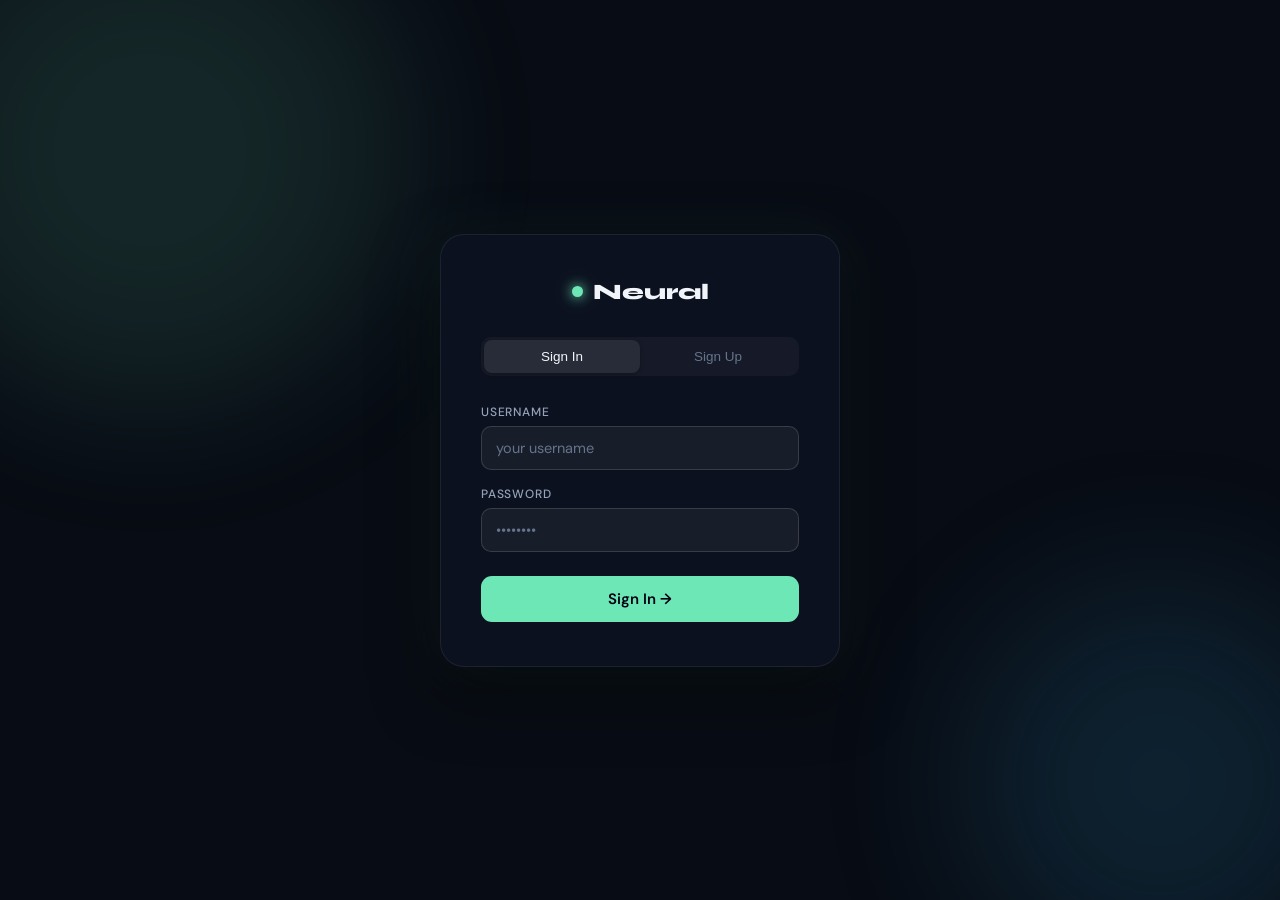
<file: templates/login.html>
<!DOCTYPE html>
<html lang="en">
<head>
<meta charset="UTF-8">
<meta name="viewport" content="width=device-width, initial-scale=1.0">
<title>Neural — Sign In</title>
<link rel="preconnect" href="https://fonts.googleapis.com">
<link href="https://fonts.googleapis.com/css2?family=Syne:wght@700;800&family=DM+Sans:wght@300;400;500&display=swap" rel="stylesheet">
<style>
*,*::before,*::after{box-sizing:border-box;margin:0;padding:0}
:root{
  --bg:#080c14;--bg2:#0d1220;--glass:rgba(255,255,255,.04);
  --glass-b:rgba(255,255,255,.08);--border:rgba(255,255,255,.07);
  --border-h:rgba(255,255,255,.14);--accent:#6ee7b7;--accent2:#38bdf8;
  --danger:#f87171;--text:#f1f5f9;--text-muted:#64748b;--text-dim:#94a3b8;
  --radius:14px;
}
body{font-family:'DM Sans',sans-serif;background:var(--bg);color:var(--text);
  min-height:100vh;display:flex;align-items:center;justify-content:center;
  overflow:hidden;position:relative}

/* background glow blobs */
body::before,body::after{content:'';position:fixed;border-radius:50%;pointer-events:none;filter:blur(80px);opacity:.12}
body::before{width:500px;height:500px;background:var(--accent);top:-100px;left:-100px}
body::after{width:400px;height:400px;background:var(--accent2);bottom:-80px;right:-80px}

.card{
  background:rgba(13,18,32,.95);border:1px solid var(--border);
  border-radius:24px;padding:44px 40px;width:100%;max-width:400px;
  position:relative;z-index:1;
  box-shadow:0 0 60px rgba(110,231,183,.06),0 24px 64px rgba(0,0,0,.5);
  animation:scale-in .35s cubic-bezier(.34,1.56,.64,1) both;
}

.brand{display:flex;align-items:center;gap:10px;justify-content:center;margin-bottom:32px}
.brand-dot{width:11px;height:11px;border-radius:50%;background:var(--accent);
  box-shadow:0 0 12px var(--accent),0 0 24px rgba(110,231,183,.4);
  animation:pulse 2.5s ease-in-out infinite}
.brand-name{font-family:'Syne',sans-serif;font-size:22px;font-weight:800}

.tabs{display:flex;background:rgba(255,255,255,.04);border-radius:10px;padding:3px;margin-bottom:28px}
.tab{flex:1;padding:9px;text-align:center;border-radius:8px;font-size:13.5px;
  font-weight:500;cursor:pointer;color:var(--text-muted);transition:all .2s;border:none;background:transparent}
.tab.active{background:var(--glass-b);color:var(--text);box-shadow:0 1px 4px rgba(0,0,0,.3)}

.field{margin-bottom:16px}
label{display:block;font-size:12px;font-weight:500;color:var(--text-dim);
  text-transform:uppercase;letter-spacing:.8px;margin-bottom:6px}
input{width:100%;padding:12px 14px;background:rgba(255,255,255,.05);
  border:1px solid var(--border-h);border-radius:10px;color:var(--text);
  font-size:14.5px;font-family:'DM Sans',sans-serif;outline:none;transition:all .2s}
input:focus{border-color:rgba(110,231,183,.4);box-shadow:0 0 0 3px rgba(110,231,183,.07)}
input::placeholder{color:var(--text-muted)}

.btn{width:100%;padding:13px;margin-top:8px;border-radius:11px;border:none;
  background:var(--accent);color:#001;font-size:15px;font-weight:600;
  font-family:'DM Sans',sans-serif;cursor:pointer;transition:all .2s}
.btn:hover{background:#a7f3d0;transform:translateY(-1px)}
.btn:active{transform:translateY(0)}
.btn:disabled{opacity:.5;cursor:not-allowed;transform:none}

.error{background:rgba(248,113,113,.1);border:1px solid rgba(248,113,113,.25);
  border-radius:9px;padding:10px 14px;font-size:13px;color:var(--danger);
  margin-bottom:14px;display:none}

.divider{text-align:center;font-size:12px;color:var(--text-muted);margin:20px 0 4px}

@keyframes pulse{0%,100%{transform:scale(1);opacity:1}50%{transform:scale(1.3);opacity:.6}}
@keyframes scale-in{from{opacity:0;transform:scale(.9)}to{opacity:1;transform:scale(1)}}
</style>
</head>
<body>

<div class="card">
  <div class="brand">
    <span class="brand-dot"></span>
    <span class="brand-name">Neural</span>
  </div>

  <div class="tabs">
    <button class="tab active" onclick="switchTab('login')">Sign In</button>
    <button class="tab" onclick="switchTab('register')">Sign Up</button>
  </div>

  <div id="errorBox" class="error"></div>

  <!-- Login form -->
  <div id="loginForm">
    <div class="field">
      <label>Username</label>
      <input id="loginUser" type="text" placeholder="your username" autocomplete="username">
    </div>
    <div class="field">
      <label>Password</label>
      <input id="loginPass" type="password" placeholder="••••••••" autocomplete="current-password">
    </div>
    <button class="btn" onclick="login()">Sign In →</button>
  </div>

  <!-- Register form -->
  <div id="registerForm" style="display:none">
    <div class="field">
      <label>Username</label>
      <input id="regUser" type="text" placeholder="choose a username" autocomplete="username">
    </div>
    <div class="field">
      <label>Password</label>
      <input id="regPass" type="password" placeholder="min 6 characters" autocomplete="new-password">
    </div>
    <div class="field">
      <label>Confirm Password</label>
      <input id="regPass2" type="password" placeholder="repeat password" autocomplete="new-password">
    </div>
    <button class="btn" onclick="register()">Create Account →</button>
  </div>
</div>

<script>
function switchTab(tab) {
  document.getElementById('loginForm').style.display    = tab==='login'    ? '' : 'none';
  document.getElementById('registerForm').style.display = tab==='register' ? '' : 'none';
  document.querySelectorAll('.tab').forEach((t,i) => t.classList.toggle('active', (i===0)===(tab==='login')));
  hideError();
}

function showError(msg) {
  const b = document.getElementById('errorBox');
  b.textContent = msg; b.style.display = 'block';
}
function hideError() {
  document.getElementById('errorBox').style.display = 'none';
}

async function login() {
  const username = document.getElementById('loginUser').value.trim();
  const password = document.getElementById('loginPass').value;
  if (!username || !password) return showError('Please fill in all fields');
  const btn = document.querySelector('#loginForm .btn');
  btn.disabled = true; btn.textContent = 'Signing in…';
  try {
    const r = await fetch('/api/login', {
      method:'POST', headers:{'Content-Type':'application/json'},
      body: JSON.stringify({username, password})
    });
    const d = await r.json();
    if (d.success) { window.location.href = '/'; }
    else { showError(d.error || 'Login failed'); btn.disabled=false; btn.textContent='Sign In →'; }
  } catch(e) { showError('Network error'); btn.disabled=false; btn.textContent='Sign In →'; }
}

async function register() {
  const username = document.getElementById('regUser').value.trim();
  const password = document.getElementById('regPass').value;
  const confirm  = document.getElementById('regPass2').value;
  if (!username || !password) return showError('Please fill in all fields');
  if (password !== confirm)   return showError('Passwords do not match');
  const btn = document.querySelector('#registerForm .btn');
  btn.disabled = true; btn.textContent = 'Creating…';
  try {
    const r = await fetch('/api/register', {
      method:'POST', headers:{'Content-Type':'application/json'},
      body: JSON.stringify({username, password})
    });
    const d = await r.json();
    if (d.success) { window.location.href = '/'; }
    else { showError(d.error || 'Registration failed'); btn.disabled=false; btn.textContent='Create Account →'; }
  } catch(e) { showError('Network error'); btn.disabled=false; btn.textContent='Create Account →'; }
}

// Enter key support
document.addEventListener('keydown', e => {
  if (e.key === 'Enter') {
    const isLogin = document.getElementById('loginForm').style.display !== 'none';
    isLogin ? login() : register();
  }
});
</script>
</body>
</html>
</file>
